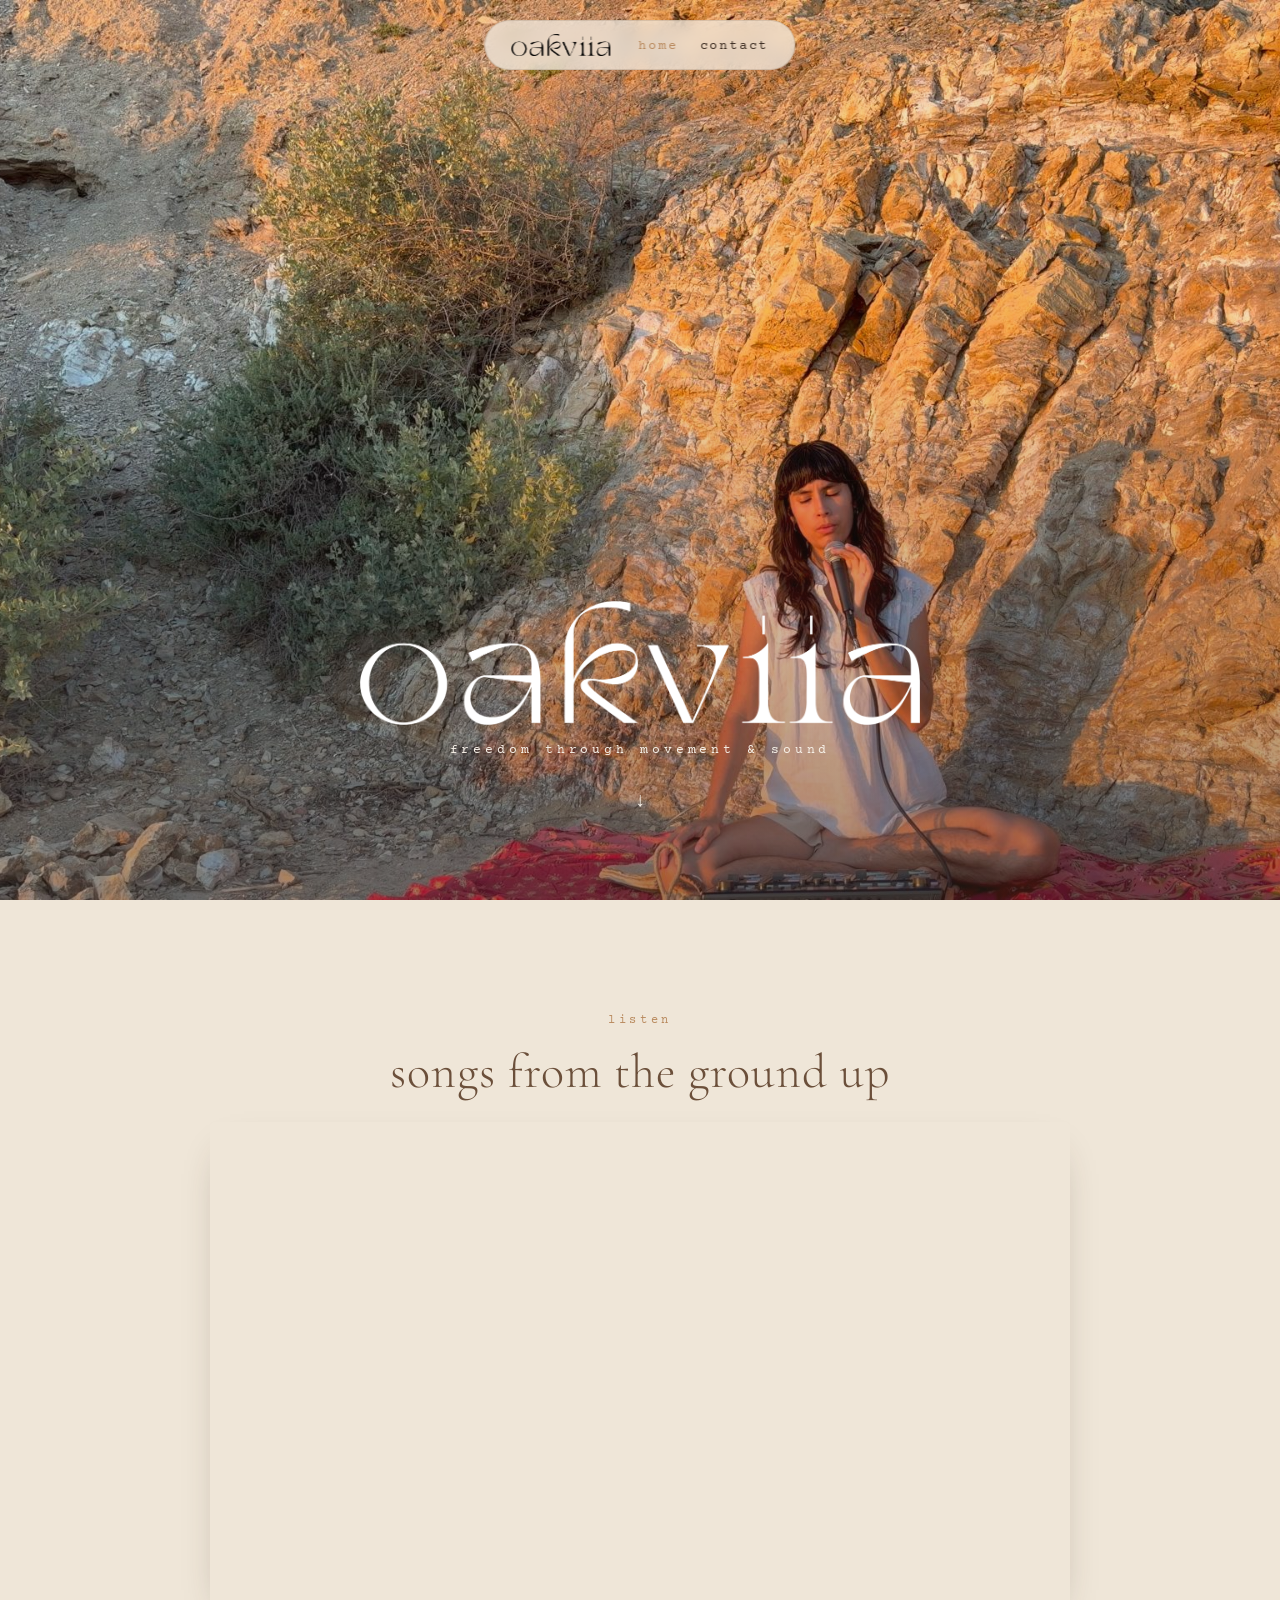
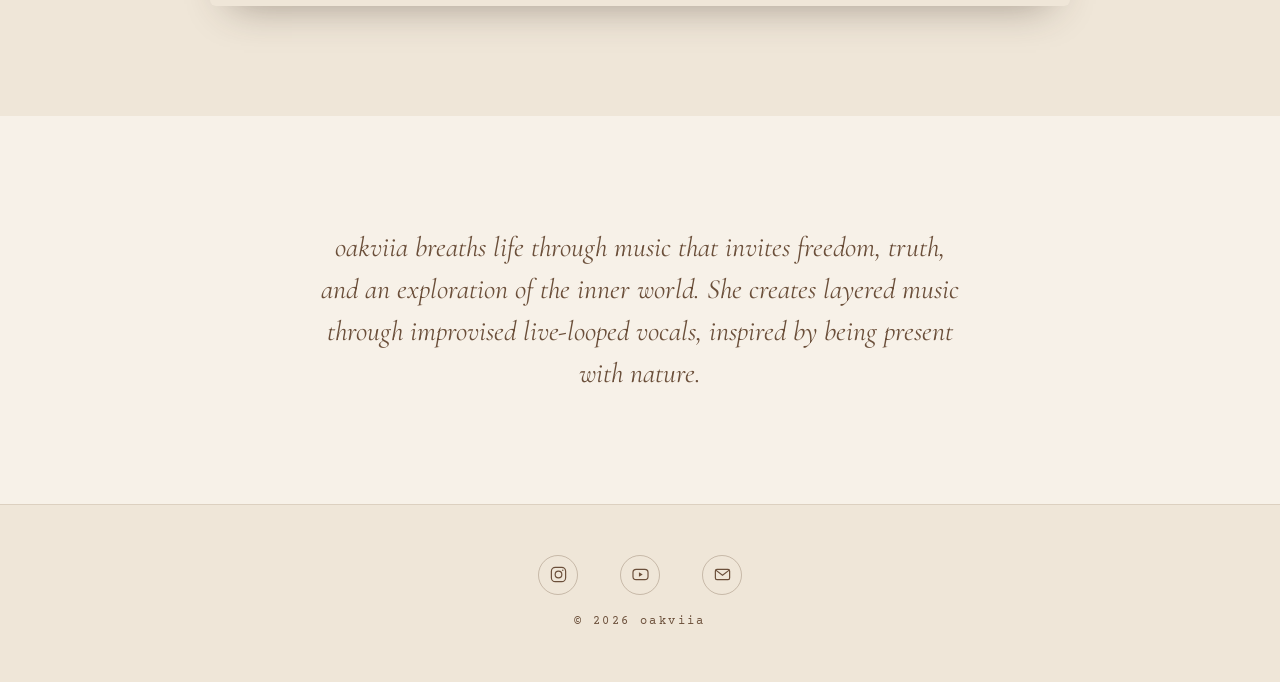
<file: index.html>
<!doctype html>
<html lang="en">
<head>
  <meta charset="utf-8">
  <meta name="viewport" content="width=device-width, initial-scale=1">
  <title>oakviia — freedom through movement &amp; sound</title>
  <meta name="description" content="oakviia: freedom through movement &amp; sound. Layered sound baths through live-looped vocals, inspired by the earth.">
  <link rel="stylesheet" href="style.css">
</head>
<body>

<nav class="nav">
  <a class="brand" href="index.html"><img src="images/logo-black.png" alt="oakviia"></a>
  <ul>
    <li><a href="index.html" class="active">home</a></li>
    <li><a href="contact.html">contact</a></li>
  </ul>
</nav>

<header class="hero">
  <div class="hero-title">
    <img src="images/logo-white.png" alt="oakviia">
    <p>freedom through movement &amp; sound</p>
    <a href="#listen" class="scroll-cue" aria-label="scroll down">↓</a>
  </div>
</header>

<section id="listen" class="center">
  <div class="wrap">
    <span class="eyebrow">listen</span>
    <h2>songs from the ground up</h2>
    <div class="video">
      <iframe src="https://www.youtube.com/embed/zPu4VquLxXg?si=XY7cFAw7gW-LZpyQ" title="oakviia — live" allow="accelerometer; autoplay; clipboard-write; encrypted-media; gyroscope; picture-in-picture; web-share" referrerpolicy="strict-origin-when-cross-origin" allowfullscreen></iframe>
    </div>
  </div>
</section>

<section class="alt">
  <div class="narrow center">
    <p class="lead">oakviia breaths life through music that invites freedom, truth, and an exploration of the inner world. She creates layered music through improvised live-looped vocals, inspired by being present with nature.</p>
  </div>
</section>


<footer>
  <div class="social">
    <a href="https://www.instagram.com/oakviia/" target="_blank" rel="noopener" aria-label="oakviia on Instagram"><svg viewBox="0 0 24 24" aria-hidden="true"><rect x="3" y="3" width="18" height="18" rx="5"/><circle cx="12" cy="12" r="4.2"/><circle cx="17.4" cy="6.6" r=".9" class="dot"/></svg></a>
    <a href="https://www.youtube.com/@oakviia" target="_blank" rel="noopener" aria-label="oakviia on YouTube"><svg viewBox="0 0 24 24" aria-hidden="true"><rect x="2.5" y="5.5" width="19" height="13" rx="4"/><path d="M10 9.2v5.6l4.8-2.8z" class="dot"/></svg></a>
    <a href="mailto:oakviia@gmail.com" aria-label="Email oakviia"><svg viewBox="0 0 24 24" aria-hidden="true"><rect x="3" y="5.5" width="18" height="13" rx="2"/><path d="M3.5 6.5 12 13l8.5-6.5"/></svg></a>
  </div>
  <p>© 2026 oakviia</p>
</footer>

</body>
</html>
</file>
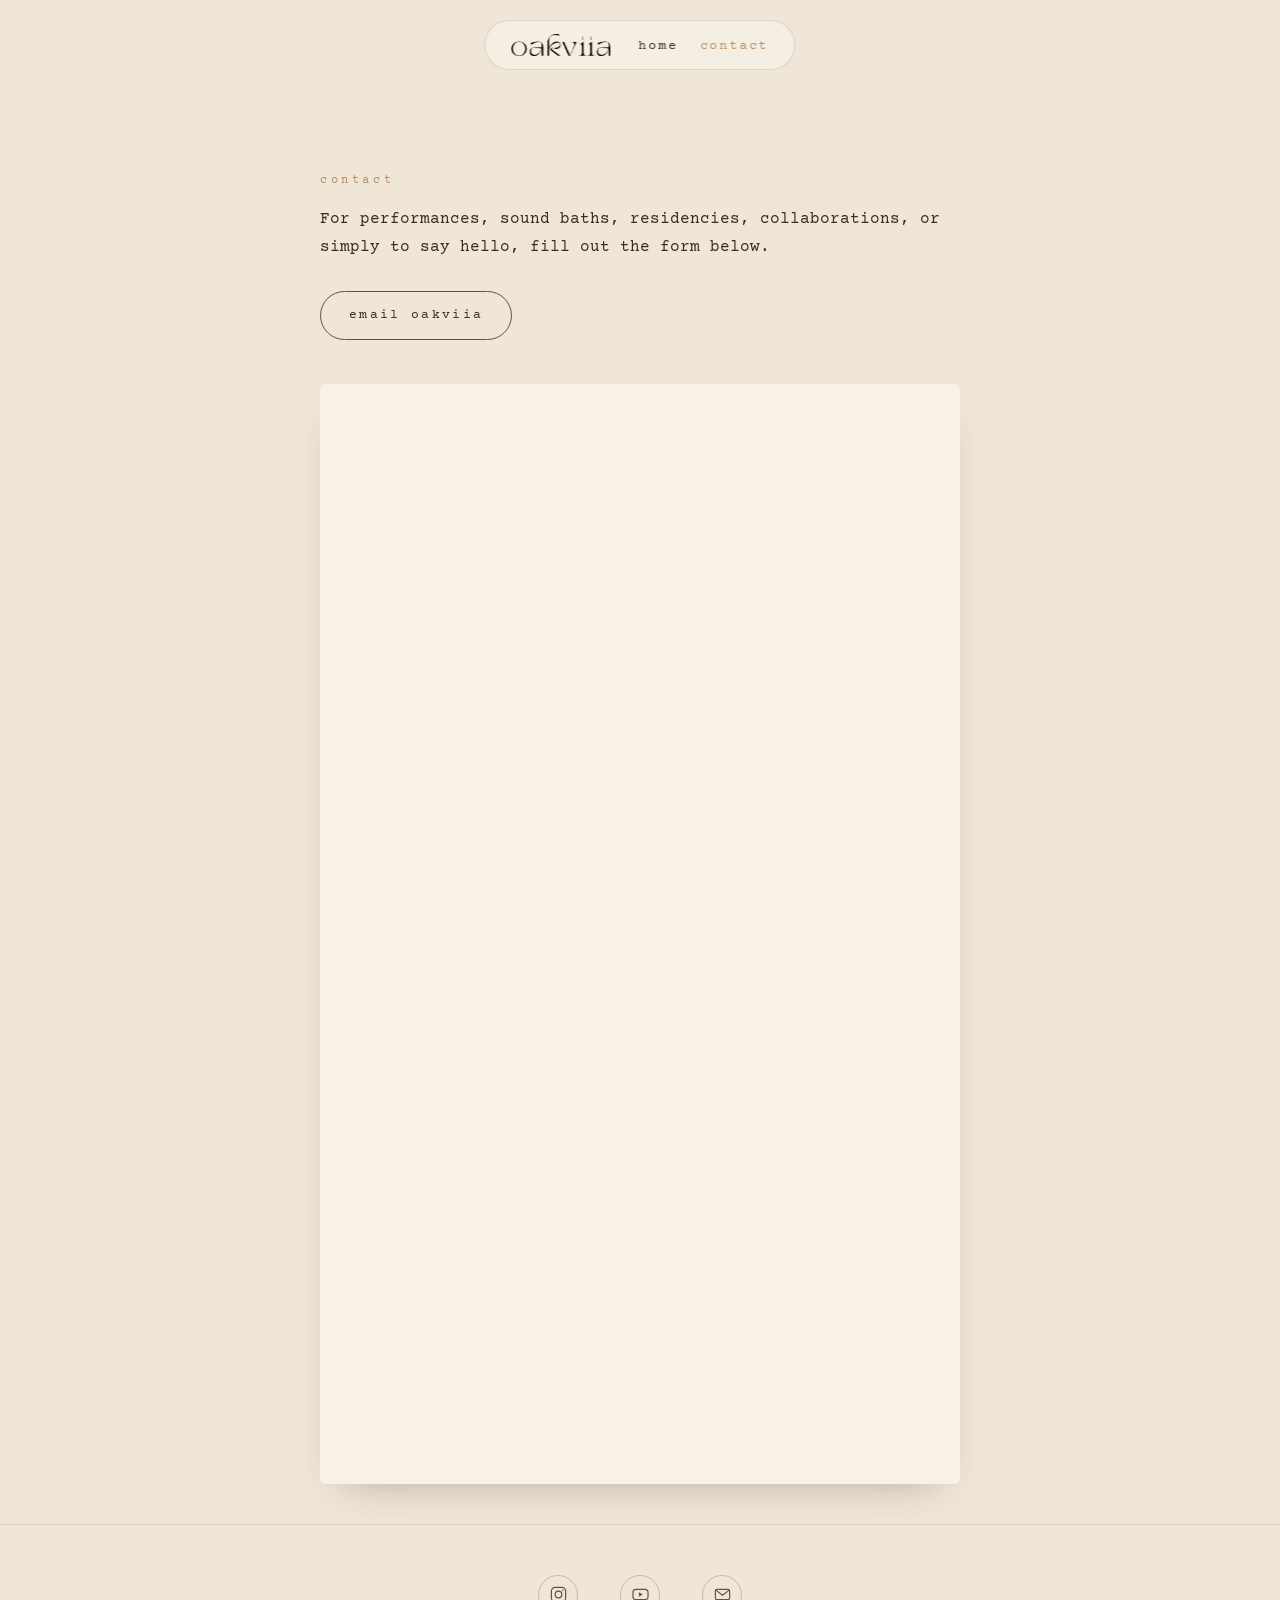
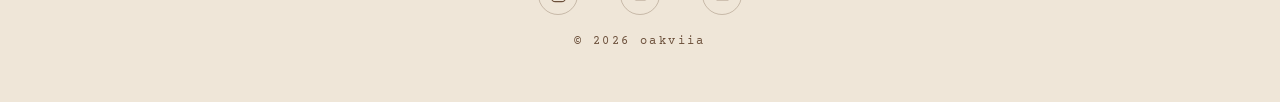
<file: contact.html>
<!doctype html>
<html lang="en">
<head>
  <meta charset="utf-8">
  <meta name="viewport" content="width=device-width, initial-scale=1">
  <title>contact — oakviia</title>
  <link rel="stylesheet" href="style.css">
</head>
<body>

<nav class="nav">
  <a class="brand" href="index.html"><img src="images/logo-black.png" alt="oakviia"></a>
  <ul>
    <li><a href="index.html">home</a></li>
    <li><a href="contact.html" class="active">contact</a></li>
  </ul>
</nav>

<section class="page-head">
  <div class="narrow">
    <span class="eyebrow">contact</span>
    <p>For performances, sound baths, residencies, collaborations, or simply to say hello, fill out the form below.</p>
    <div class="actions">
      <a href="mailto:oakviia@gmail.com" class="btn">email oakviia</a>
    </div>
    <div class="gform"><iframe src="https://docs.google.com/forms/d/e/1FAIpQLSc60pAqYTEu6AUzIKrIGY-c2eIDlDPD43rwun-xdDdYhXBp7g/viewform?embedded=true" title="Contact form for oakviia" loading="lazy">Loading…</iframe></div>
  </div>
</section>

<footer>
  <div class="social">
    <a href="https://www.instagram.com/oakviia/" target="_blank" rel="noopener" aria-label="oakviia on Instagram"><svg viewBox="0 0 24 24" aria-hidden="true"><rect x="3" y="3" width="18" height="18" rx="5"/><circle cx="12" cy="12" r="4.2"/><circle cx="17.4" cy="6.6" r=".9" class="dot"/></svg></a>
    <a href="https://www.youtube.com/@oakviia" target="_blank" rel="noopener" aria-label="oakviia on YouTube"><svg viewBox="0 0 24 24" aria-hidden="true"><rect x="2.5" y="5.5" width="19" height="13" rx="4"/><path d="M10 9.2v5.6l4.8-2.8z" class="dot"/></svg></a>
    <a href="mailto:oakviia@gmail.com" aria-label="Email oakviia"><svg viewBox="0 0 24 24" aria-hidden="true"><rect x="3" y="5.5" width="18" height="13" rx="2"/><path d="M3.5 6.5 12 13l8.5-6.5"/></svg></a>
  </div>
  <p>© 2026 oakviia</p>
</footer>

</body>
</html>
</file>
<file: style.css>
@import url('https://fonts.googleapis.com/css2?family=Courier+Prime:ital,wght@0,400;0,700;1,400&family=Cormorant+Garamond:ital,wght@0,300;0,400;1,300&display=swap');

:root{
  --sand:#efe6d8;
  --shell:#f7f1e8;
  --clay:#b98a5e;
  --earth:#6b4f3a;
  --bark:#3b2c22;
  --sage:#8a9474;
}
*{box-sizing:border-box;margin:0;padding:0}
html{scroll-behavior:smooth}
body{
  background:var(--sand);
  color:var(--bark);
  font-family:'Courier Prime',monospace;
  font-size:16px;
  line-height:1.75;
}
img{max-width:100%;display:block}
a{color:inherit}

/* ---------- floating nav ---------- */
.nav{
  position:fixed;top:20px;left:50%;transform:translateX(-50%);
  z-index:10;
  display:flex;align-items:center;gap:28px;
  padding:10px 26px;
  background:rgba(247,241,232,.72);
  backdrop-filter:blur(8px);-webkit-backdrop-filter:blur(8px);
  border:1px solid rgba(107,79,58,.18);
  border-radius:40px;
  white-space:nowrap;
}
.nav .brand img{height:22px;width:auto}
.nav ul{display:flex;gap:22px;list-style:none}
.nav a{text-decoration:none;font-size:13px;letter-spacing:.14em;text-transform:lowercase}
.nav a:hover,.nav a.active{color:var(--clay)}

/* ---------- hero ---------- */
.hero{
  position:relative;height:100vh;min-height:560px;
  background:url('images/hero.jpg') center 35%/cover no-repeat;
  display:flex;align-items:flex-end;justify-content:center;
}
.hero::after{
  content:"";position:absolute;inset:0;
  background:linear-gradient(to bottom,rgba(59,44,34,.05) 40%,rgba(59,44,34,.45));
}
.hero-title{position:relative;z-index:1;text-align:center;padding-bottom:9vh;color:var(--shell)}
.hero-title img{width:min(560px,78vw);margin:0 auto 14px}
.hero-title p{font-size:13px;letter-spacing:.3em;text-transform:lowercase}
.scroll-cue{display:inline-block;margin-top:22px;font-size:20px;text-decoration:none;color:var(--shell);animation:drift 2.4s ease-in-out infinite}
@keyframes drift{50%{transform:translateY(6px)}}

/* ---------- sections ---------- */
section{padding:110px 24px}
.wrap{max-width:860px;margin:0 auto}
.narrow{max-width:640px;margin:0 auto}
h1,h2{
  font-family:'Cormorant Garamond',serif;font-weight:300;
  letter-spacing:.02em;line-height:1.15;color:var(--earth);
}
h1{font-size:clamp(42px,7vw,72px);margin-bottom:28px}
h2{font-size:clamp(32px,5vw,48px);margin-bottom:22px}
.eyebrow{font-size:12px;letter-spacing:.3em;text-transform:lowercase;color:var(--clay);margin-bottom:14px;display:block}
p+p{margin-top:1.1em}
.lead{font-family:'Cormorant Garamond',serif;font-style:italic;font-size:clamp(22px,3vw,28px);line-height:1.5;color:var(--earth)}
.alt{background:var(--shell)}
.center{text-align:center}

.video{position:relative;padding-top:56.25%;border-radius:6px;overflow:hidden;box-shadow:0 18px 40px -20px rgba(59,44,34,.45)}
.video iframe{position:absolute;inset:0;width:100%;height:100%;border:0}

.offerings{display:grid;grid-template-columns:repeat(auto-fit,minmax(200px,1fr));gap:36px;margin-top:40px}
.offerings h3{font-family:'Cormorant Garamond',serif;font-weight:400;font-size:24px;color:var(--earth);margin-bottom:6px}
.offerings p{font-size:14px}

.btn{
  display:inline-block;margin-top:30px;padding:12px 28px;
  border:1px solid var(--earth);border-radius:40px;
  text-decoration:none;font-size:13px;letter-spacing:.18em;text-transform:lowercase;
  transition:background .3s,color .3s;
}
.btn:hover{background:var(--earth);color:var(--shell)}

/* ---------- inner pages ---------- */
.page-head{padding-top:170px;padding-bottom:40px}
.portrait{border-radius:200px 200px 6px 6px;aspect-ratio:4/5;object-fit:cover;object-position:62% center;margin-bottom:48px;max-width:380px}
.split{display:grid;grid-template-columns:1fr 1.2fr;gap:60px;align-items:start}
@media(max-width:760px){.split{grid-template-columns:1fr}}

form{display:grid;gap:18px;margin-top:30px}
label{font-size:12px;letter-spacing:.2em;text-transform:lowercase;color:var(--earth)}
input,select,textarea{
  width:100%;margin-top:6px;padding:12px 4px;
  font:inherit;color:var(--bark);
  background:transparent;border:0;border-bottom:1px solid rgba(107,79,58,.4);
}
input:focus,select:focus,textarea:focus{outline:none;border-bottom-color:var(--clay)}
textarea{min-height:130px;resize:vertical}
form .btn{background:transparent;cursor:pointer;justify-self:start}

/* ---------- footer ---------- */
footer{padding:50px 24px;text-align:center;font-size:12px;letter-spacing:.2em;color:var(--earth);border-top:1px solid rgba(107,79,58,.15)}
footer a{text-decoration:none;margin:0 10px}

@media(max-width:560px){
  .nav{gap:16px;padding:9px 18px;top:14px}
  .nav ul{gap:14px}
  .nav .brand{display:none}
  section{padding:80px 20px}
}

/* ---------- social icons + contact buttons ---------- */
.social{display:flex;justify-content:center;gap:22px;margin-bottom:16px}
.social a{display:grid;place-items:center;width:40px;height:40px;border:1px solid rgba(107,79,58,.3);border-radius:50%;transition:background .3s,border-color .3s}
.social svg{width:19px;height:19px;fill:none;stroke:var(--earth);stroke-width:1.5}
.social svg .dot{fill:var(--earth);stroke:none}
.social a:hover{background:var(--earth);border-color:var(--earth)}
.social a:hover svg{stroke:var(--shell)}
.social a:hover svg .dot{fill:var(--shell)}
.actions{display:flex;flex-wrap:wrap;gap:14px}
.actions .btn{margin-top:30px}

/* ---------- embedded google form ---------- */
.gform{margin-top:44px;background:var(--shell);border-radius:6px;overflow:hidden;box-shadow:0 18px 40px -24px rgba(59,44,34,.4)}
.gform iframe{display:block;width:100%;height:1100px;border:0}
</file>
